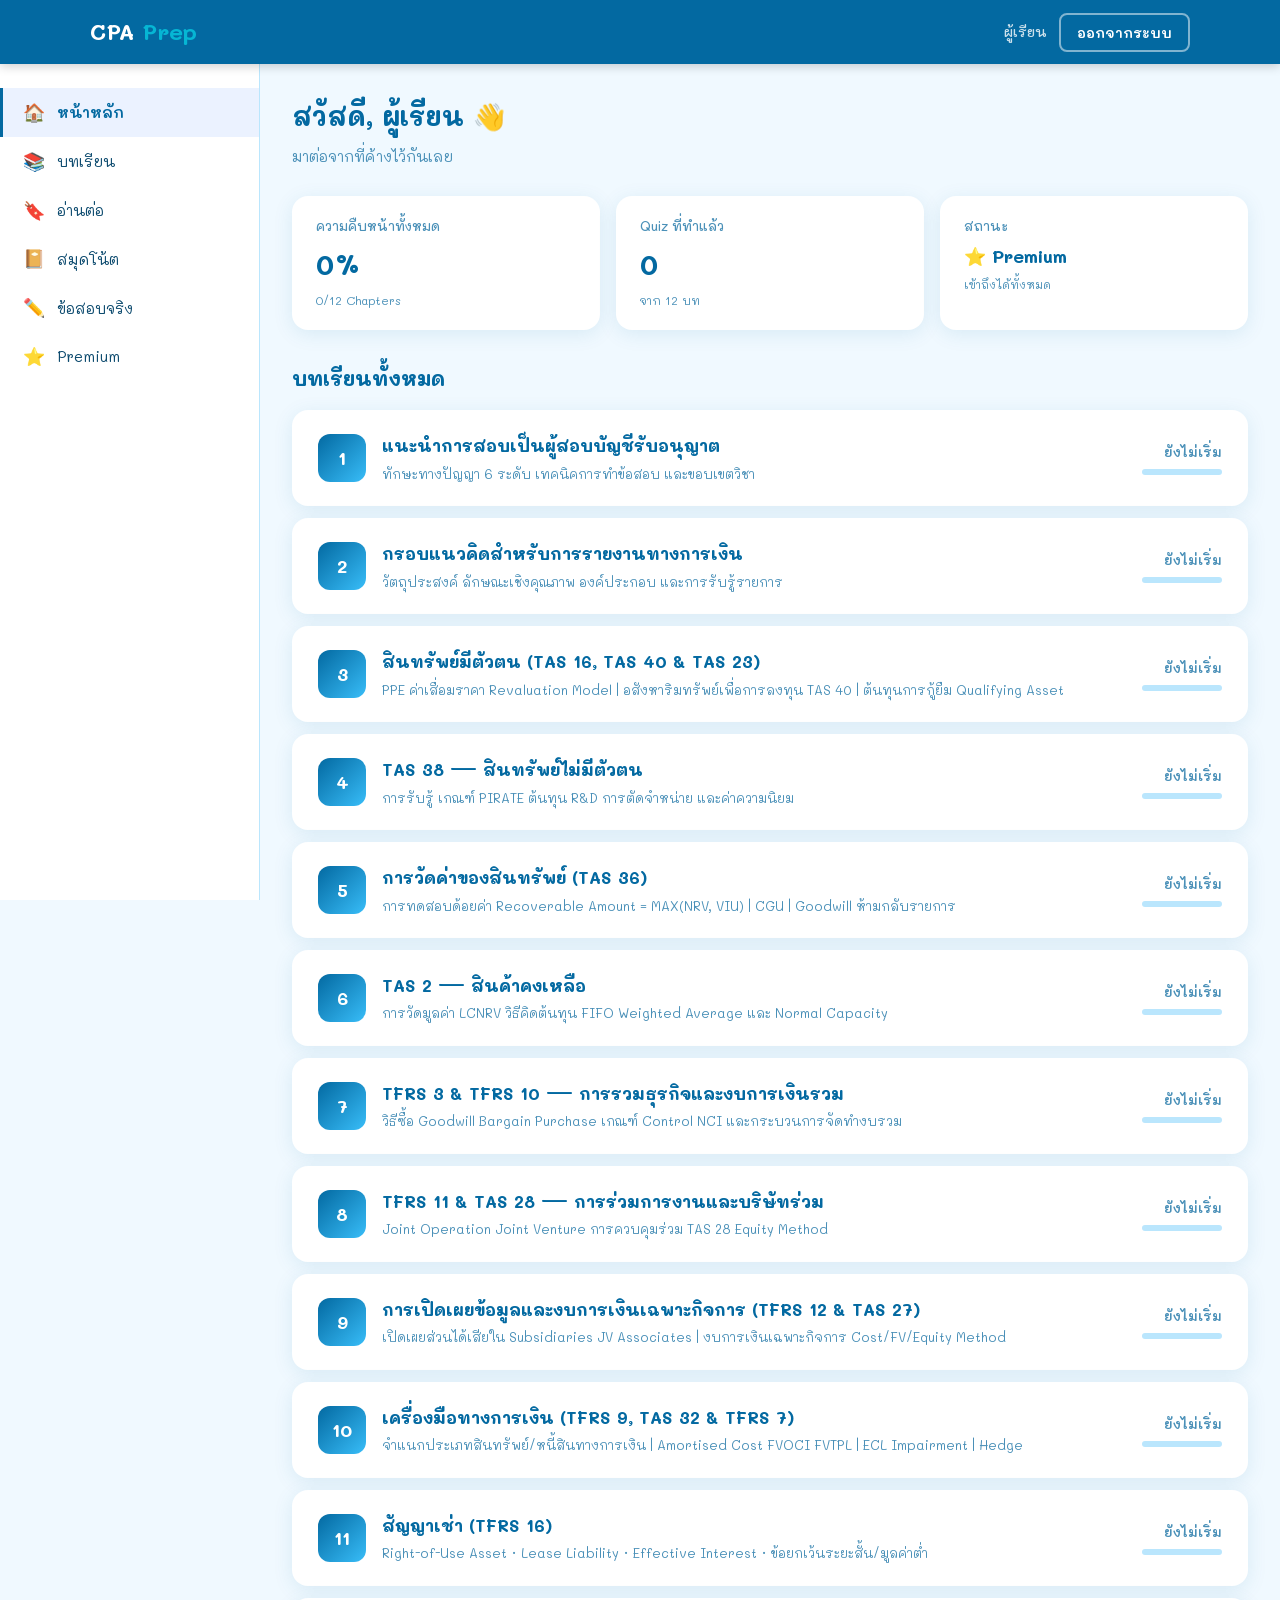
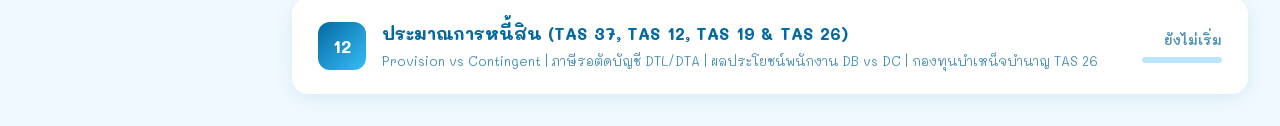
<file: cpaprep/index.html>
<!DOCTYPE html>
<html lang="th">
<head>
  <meta charset="UTF-8" />
  <meta name="viewport" content="width=device-width, initial-scale=1.0" />
  <title>CPAPrep — ผ่าน CPA ครั้งแรก</title>
  <link href="https://fonts.googleapis.com/css2?family=Mali:ital,wght@0,300;0,400;0,500;0,600;0,700;1,400&display=swap" rel="stylesheet" />
  <link rel="stylesheet" href="style.css?v=15" />
</head>
<body>
  <div id="app"></div>
  <script src="app.js?v=15"></script>
</body>
</html>
</file>
<file: cpaprep/style.css>
*, *::before, *::after { box-sizing: border-box; margin: 0; padding: 0; }

:root {
  --navy: #0369a1;
  --navy-dark: #0c4a6e;
  --navy-light: #38bdf8;
  --gold: #06b6d4;
  --gold-dark: #0891b2;
  --bg: #f0f9ff;
  --white: #ffffff;
  --text: #0c4a6e;
  --text-muted: #4a90b8;
  --border: #bae6fd;
  --success: #10b981;
  --error: #f43f5e;
  --radius: 16px;
  --shadow: 0 4px 20px rgba(3,105,161,0.1);
  --shadow-lg: 0 8px 40px rgba(3,105,161,0.18);
}

html { scroll-behavior: smooth; }

body {
  font-family: 'Mali', sans-serif;
  background: var(--bg);
  color: var(--text);
  font-size: 16px;
  line-height: 1.6;
  min-height: 100vh;
}

/* ===== UTILITIES ===== */
.container { max-width: 1100px; margin: 0 auto; padding: 0 20px; }
.hidden { display: none !important; }
.flex { display: flex; }
.flex-col { flex-direction: column; }
.items-center { align-items: center; }
.justify-between { justify-content: space-between; }
.gap-1 { gap: 8px; }
.gap-2 { gap: 16px; }
.gap-3 { gap: 24px; }
.text-center { text-align: center; }
.w-full { width: 100%; }
.mt-1 { margin-top: 8px; }
.mt-2 { margin-top: 16px; }
.mt-3 { margin-top: 24px; }
.mb-2 { margin-bottom: 16px; }

/* ===== BUTTONS ===== */
.btn {
  display: inline-flex;
  align-items: center;
  justify-content: center;
  gap: 8px;
  padding: 12px 24px;
  border-radius: 8px;
  font-family: 'Mali', sans-serif;
  font-size: 16px;
  font-weight: 600;
  cursor: pointer;
  border: none;
  transition: all 0.2s ease;
  text-decoration: none;
}

.btn-primary {
  background: var(--gold);
  color: var(--navy-dark);
}
.btn-primary:hover { background: var(--gold-dark); transform: translateY(-1px); box-shadow: 0 4px 12px rgba(245,197,24,0.4); }

.btn-secondary {
  background: transparent;
  color: var(--white);
  border: 2px solid rgba(255,255,255,0.5);
}
.btn-secondary:hover { border-color: var(--white); background: rgba(255,255,255,0.1); }

.btn-navy {
  background: var(--navy);
  color: var(--white);
}
.btn-navy:hover { background: var(--navy-dark); transform: translateY(-1px); }

.btn-outline {
  background: transparent;
  color: var(--navy);
  border: 2px solid var(--navy);
}
.btn-outline:hover { background: var(--navy); color: var(--white); }

.btn-sm { padding: 8px 16px; font-size: 14px; }
.btn-lg { padding: 16px 36px; font-size: 18px; }
.btn-full { width: 100%; }

/* ===== NAVBAR ===== */
.navbar {
  background: var(--navy);
  padding: 0 20px;
  position: sticky;
  top: 0;
  z-index: 100;
  box-shadow: 0 2px 10px rgba(0,0,0,0.2);
}
.navbar-inner {
  max-width: 1100px;
  margin: 0 auto;
  display: flex;
  align-items: center;
  justify-content: space-between;
  height: 64px;
}
.navbar-logo {
  font-size: 22px;
  font-weight: 800;
  color: var(--white);
  text-decoration: none;
  display: flex;
  align-items: center;
  gap: 8px;
}
.navbar-logo span { color: var(--gold); }
.navbar-actions { display: flex; align-items: center; gap: 12px; }
.navbar-user {
  color: rgba(255,255,255,0.8);
  font-size: 14px;
  font-weight: 500;
}

/* ===== LANDING ===== */
.hero {
  background: linear-gradient(135deg, #0c4a6e 0%, #0369a1 50%, #0891b2 100%);
  color: var(--white);
  padding: 100px 20px 80px;
  text-align: center;
  position: relative;
  overflow: hidden;
}
.hero::before {
  content: '';
  position: absolute;
  top: -50%;
  left: -20%;
  width: 600px;
  height: 600px;
  background: radial-gradient(circle, rgba(6,182,212,0.12) 0%, transparent 70%);
  pointer-events: none;
}
.hero-badge {
  display: inline-block;
  background: rgba(6,182,212,0.15);
  color: var(--gold);
  border: 1px solid rgba(6,182,212,0.3);
  padding: 6px 16px;
  border-radius: 100px;
  font-size: 14px;
  font-weight: 600;
  margin-bottom: 24px;
}
.hero h1 {
  font-size: clamp(32px, 5vw, 56px);
  font-weight: 800;
  line-height: 1.2;
  margin-bottom: 20px;
}
.hero h1 .highlight { color: var(--gold); }
.hero p {
  font-size: clamp(16px, 2vw, 20px);
  color: rgba(255,255,255,0.8);
  max-width: 560px;
  margin: 0 auto 36px;
}
.hero-actions { display: flex; gap: 12px; justify-content: center; flex-wrap: wrap; }
.hero-stats {
  display: flex;
  justify-content: center;
  gap: 48px;
  margin-top: 60px;
  flex-wrap: wrap;
}
.hero-stat { text-align: center; }
.hero-stat-number { font-size: 32px; font-weight: 800; color: var(--gold); }
.hero-stat-label { font-size: 14px; color: rgba(255,255,255,0.6); margin-top: 4px; }

/* Features */
.section { padding: 80px 20px; }
.section-title { font-size: 32px; font-weight: 800; color: var(--navy); margin-bottom: 12px; }
.section-sub { color: var(--text-muted); font-size: 17px; margin-bottom: 48px; }

.features-grid {
  display: grid;
  grid-template-columns: repeat(auto-fit, minmax(260px, 1fr));
  gap: 24px;
}
.feature-card {
  background: var(--white);
  border-radius: var(--radius);
  padding: 32px 24px;
  box-shadow: var(--shadow);
  transition: transform 0.2s, box-shadow 0.2s;
}
.feature-card:hover { transform: translateY(-4px); box-shadow: var(--shadow-lg); }
.feature-icon {
  width: 52px;
  height: 52px;
  background: linear-gradient(135deg, #0369a1, #06b6d4);
  border-radius: 14px;
  display: flex;
  align-items: center;
  justify-content: center;
  font-size: 24px;
  margin-bottom: 20px;
}
.feature-card h3 { font-size: 18px; font-weight: 700; margin-bottom: 8px; color: var(--navy); }
.feature-card p { color: var(--text-muted); font-size: 15px; line-height: 1.6; }

/* Chapters preview */
.chapters-preview {
  background: linear-gradient(135deg, #0c4a6e, #0369a1);
  padding: 80px 20px;
  color: var(--white);
}
.chapters-preview .section-title { color: var(--white); }
.chapters-preview .section-sub { color: rgba(255,255,255,0.6); }
.chapters-grid {
  display: grid;
  grid-template-columns: repeat(auto-fit, minmax(220px, 1fr));
  gap: 16px;
}
.chapter-preview-card {
  background: rgba(255,255,255,0.07);
  border: 1px solid rgba(255,255,255,0.12);
  border-radius: var(--radius);
  padding: 20px;
  display: flex;
  align-items: center;
  gap: 14px;
}
.chapter-num {
  width: 40px;
  height: 40px;
  background: var(--gold);
  color: var(--navy-dark);
  border-radius: 10px;
  display: flex;
  align-items: center;
  justify-content: center;
  font-weight: 800;
  font-size: 16px;
  flex-shrink: 0;
}
.chapter-preview-card h4 { font-size: 15px; font-weight: 600; margin-bottom: 2px; }
.chapter-preview-card span { font-size: 12px; color: rgba(255,255,255,0.5); }
.lock-icon { margin-left: auto; color: rgba(255,255,255,0.3); font-size: 14px; }
.free-badge {
  margin-left: auto;
  background: var(--gold);
  color: var(--navy-dark);
  font-size: 11px;
  font-weight: 700;
  padding: 2px 8px;
  border-radius: 100px;
}

/* Pricing */
.pricing-grid {
  display: grid;
  grid-template-columns: repeat(auto-fit, minmax(280px, 1fr));
  gap: 24px;
  max-width: 720px;
  margin: 0 auto;
}
.price-card {
  background: var(--white);
  border-radius: var(--radius);
  padding: 36px 28px;
  box-shadow: var(--shadow);
  border: 2px solid var(--border);
  position: relative;
}
.price-card.featured {
  border-color: var(--gold);
  transform: scale(1.03);
  box-shadow: var(--shadow-lg);
}
.price-tag {
  position: absolute;
  top: -14px;
  left: 50%;
  transform: translateX(-50%);
  background: var(--gold);
  color: var(--navy-dark);
  font-size: 12px;
  font-weight: 700;
  padding: 4px 14px;
  border-radius: 100px;
  white-space: nowrap;
}
.price-plan { font-size: 14px; font-weight: 600; color: var(--text-muted); text-transform: uppercase; letter-spacing: 1px; margin-bottom: 12px; }
.price-amount { font-size: 48px; font-weight: 800; color: var(--navy); line-height: 1; }
.price-amount span { font-size: 18px; font-weight: 500; color: var(--text-muted); }
.price-period { font-size: 14px; color: var(--text-muted); margin-bottom: 24px; }
.price-features { list-style: none; margin-bottom: 28px; }
.price-features li { padding: 8px 0; font-size: 15px; display: flex; align-items: center; gap: 10px; border-bottom: 1px solid var(--border); }
.price-features li:last-child { border: none; }
.check { color: var(--success); font-weight: 700; }
.cross { color: #cbd5e0; }

/* ===== AUTH FORMS ===== */
.auth-page {
  min-height: 100vh;
  display: flex;
  align-items: center;
  justify-content: center;
  padding: 40px 20px;
  background: linear-gradient(135deg, var(--navy-dark) 0%, var(--navy) 100%);
}
.auth-card {
  background: var(--white);
  border-radius: 20px;
  padding: 40px 36px;
  width: 100%;
  max-width: 420px;
  box-shadow: var(--shadow-lg);
}
.auth-logo { font-size: 28px; font-weight: 800; color: var(--navy); margin-bottom: 8px; }
.auth-logo span { color: var(--gold); }
.auth-subtitle { color: var(--text-muted); font-size: 15px; margin-bottom: 32px; }
.form-group { margin-bottom: 18px; }
.form-label { display: block; font-size: 14px; font-weight: 600; color: var(--text); margin-bottom: 6px; }
.form-input {
  width: 100%;
  padding: 12px 16px;
  border: 2px solid var(--border);
  border-radius: 8px;
  font-family: 'Mali', sans-serif;
  font-size: 15px;
  color: var(--text);
  transition: border-color 0.2s;
  background: var(--white);
}
.form-input:focus { outline: none; border-color: var(--navy); }
.form-error { color: var(--error); font-size: 13px; margin-top: 5px; }
.auth-switch { text-align: center; margin-top: 20px; font-size: 14px; color: var(--text-muted); }
.auth-switch a { color: var(--navy); font-weight: 600; cursor: pointer; text-decoration: none; }
.auth-switch a:hover { text-decoration: underline; }
.alert {
  padding: 12px 16px;
  border-radius: 8px;
  font-size: 14px;
  margin-bottom: 16px;
}
.alert-error { background: #fff5f5; border: 1px solid #feb2b2; color: var(--error); }
.alert-success { background: #f0fff4; border: 1px solid #9ae6b4; color: var(--success); }

/* ===== DASHBOARD ===== */
.dashboard-layout {
  display: grid;
  grid-template-columns: 260px 1fr;
  min-height: calc(100vh - 64px);
}

.sidebar {
  background: var(--white);
  border-right: 1px solid var(--border);
  padding: 24px 0;
  position: sticky;
  top: 64px;
  height: calc(100vh - 64px);
  overflow-y: auto;
}
.sidebar-section { margin-bottom: 8px; }
.sidebar-label {
  font-size: 11px;
  font-weight: 700;
  color: var(--text-muted);
  text-transform: uppercase;
  letter-spacing: 1px;
  padding: 0 20px;
  margin-bottom: 8px;
  display: block;
}
.sidebar-item {
  display: flex;
  align-items: center;
  gap: 12px;
  padding: 10px 20px;
  color: var(--text);
  font-size: 15px;
  cursor: pointer;
  transition: background 0.15s;
  border-left: 3px solid transparent;
  text-decoration: none;
}
.sidebar-item:hover { background: var(--bg); }
.sidebar-item.active {
  background: #EBF2FF;
  color: var(--navy);
  border-left-color: var(--navy);
  font-weight: 600;
}
.sidebar-item .icon { font-size: 18px; width: 22px; text-align: center; }

.main-content { padding: 32px; }

/* Stats cards */
.stats-grid {
  display: grid;
  grid-template-columns: repeat(auto-fit, minmax(180px, 1fr));
  gap: 16px;
  margin-bottom: 32px;
}
.stat-card {
  background: var(--white);
  border-radius: var(--radius);
  padding: 20px 24px;
  box-shadow: var(--shadow);
}
.stat-label { font-size: 13px; color: var(--text-muted); font-weight: 500; margin-bottom: 6px; }
.stat-value { font-size: 28px; font-weight: 800; color: var(--navy); }
.stat-sub { font-size: 12px; color: var(--text-muted); margin-top: 4px; }

/* Chapter list */
.chapter-list { display: flex; flex-direction: column; gap: 12px; }
.chapter-item {
  background: var(--white);
  border-radius: var(--radius);
  padding: 20px 24px;
  box-shadow: var(--shadow);
  display: flex;
  align-items: center;
  gap: 16px;
  cursor: pointer;
  transition: transform 0.15s, box-shadow 0.15s;
  border: 2px solid transparent;
}
.chapter-item:hover { transform: translateX(4px); box-shadow: var(--shadow-lg); border-color: var(--navy); }
.chapter-item.locked { opacity: 0.6; cursor: default; }
.chapter-item.locked:hover { transform: none; box-shadow: var(--shadow); border-color: transparent; }
.chapter-item.completed { border-color: var(--success); }
.chapter-badge {
  width: 48px;
  height: 48px;
  background: linear-gradient(135deg, var(--navy), var(--navy-light));
  color: var(--white);
  border-radius: 12px;
  display: flex;
  align-items: center;
  justify-content: center;
  font-weight: 800;
  font-size: 18px;
  flex-shrink: 0;
}
.chapter-info { flex: 1; }
.chapter-info h3 { font-size: 17px; font-weight: 700; color: var(--navy); margin-bottom: 4px; }
.chapter-info p { font-size: 13px; color: var(--text-muted); }
.chapter-meta { display: flex; flex-direction: column; align-items: flex-end; gap: 6px; }
.chapter-status { font-size: 13px; font-weight: 600; }
.chapter-status.done { color: var(--success); }
.chapter-status.lock { color: var(--text-muted); }
.progress-bar-wrap { width: 80px; height: 6px; background: var(--border); border-radius: 100px; overflow: hidden; }
.progress-bar-fill { height: 100%; background: var(--gold); border-radius: 100px; transition: width 0.5s ease; }

/* ===== CHAPTER VIEW ===== */
.chapter-view { max-width: 800px; }
.chapter-header {
  background: linear-gradient(135deg, var(--navy), var(--navy-light));
  color: var(--white);
  border-radius: var(--radius);
  padding: 32px;
  margin-bottom: 24px;
}
.chapter-header .chapter-num-big {
  font-size: 13px;
  font-weight: 600;
  color: rgba(255,255,255,0.6);
  margin-bottom: 8px;
  text-transform: uppercase;
  letter-spacing: 1px;
}
.chapter-header h2 { font-size: 28px; font-weight: 800; margin-bottom: 12px; }
.chapter-header p { color: rgba(255,255,255,0.75); font-size: 16px; }

.content-card {
  background: var(--white);
  border-radius: var(--radius);
  padding: 28px;
  box-shadow: var(--shadow);
  margin-bottom: 16px;
}
.content-card h3 {
  font-size: 18px;
  font-weight: 700;
  color: var(--navy);
  margin-bottom: 16px;
  padding-bottom: 12px;
  border-bottom: 2px solid var(--border);
  display: flex;
  align-items: center;
  gap: 8px;
}
.content-card ul, .content-card ol { padding-left: 20px; }
.content-card li { padding: 6px 0; font-size: 15px; line-height: 1.6; }
.content-card p { font-size: 15px; line-height: 1.8; margin-bottom: 12px; }
.formula-box {
  background: #EBF2FF;
  border-left: 4px solid var(--navy);
  border-radius: 8px;
  padding: 16px 20px;
  margin: 12px 0;
  font-size: 16px;
  font-weight: 600;
  color: var(--navy);
  font-family: 'Courier New', monospace;
}
.journal-entry {
  background: #f7fafc;
  border: 1px solid var(--border);
  border-radius: 8px;
  padding: 16px 20px;
  margin: 12px 0;
  font-family: 'Courier New', monospace;
  font-size: 14px;
  line-height: 2;
}
.journal-dr { color: var(--navy); }
.journal-cr { color: #6b46c1; padding-left: 40px; display: block; }
.jrow { display: grid; grid-template-columns: 1fr 90px 90px; gap: 4px 14px; align-items: baseline; padding: 2px 0; }
.jrow .jamt { white-space: nowrap; font-weight: 700; text-align: right; }
.jcrlabel { padding-left: 26px; }
.jamt { white-space: nowrap; font-weight: 700; }
.jdr { color: var(--navy); }
.jcr { color: #6b46c1; }
@media (max-width: 480px) { .jrow { grid-template-columns: 1fr 72px 72px; gap: 4px 8px; font-size: 13px; } .jcrlabel { padding-left: 16px; } }
.jnote { font-size: 13px; color: var(--text-muted); margin: 10px 0 4px; font-family: 'Mali', sans-serif; }

/* ── Highlight + ShortNote ── */
.hl-float-btn {
  position: absolute; z-index: 999;
  background: var(--primary, #0369a1); color: #fff; border: 0;
  border-radius: 20px; padding: 7px 14px; font-size: 13px; font-weight: 700;
  font-family: 'Mali', sans-serif; cursor: pointer;
  box-shadow: 0 4px 12px rgba(0,0,0,.25); white-space: nowrap;
}
.hl-float-btn:hover { filter: brightness(1.08); }
mark.hl { background: #fde68a; border-radius: 3px; padding: 0 2px; }
.note-group { margin-top: 18px; }
.note-group-title {
  font-family: 'Mali', sans-serif; font-weight: 700; color: var(--primary-dark, #0c4a6e);
  font-size: 15px; margin-bottom: 8px; padding-bottom: 6px; border-bottom: 2px solid var(--border, #bae6fd);
}
.note-item {
  background: #fff; border: 1px solid var(--border, #bae6fd); border-left: 4px solid var(--gold, #f59e0b);
  border-radius: 10px; padding: 12px 16px; margin-bottom: 10px;
}
.note-src { font-size: 12px; color: var(--text-muted, #64748b); margin-bottom: 5px; font-family: 'Mali', sans-serif; }
.note-text { font-size: 14px; color: var(--text, #0c4a6e); line-height: 1.6; white-space: pre-wrap; }
.note-actions { margin-top: 8px; display: flex; gap: 8px; }
.note-btn {
  background: #f0f9ff; border: 1px solid var(--border, #bae6fd); color: var(--primary, #0369a1);
  border-radius: 8px; padding: 4px 12px; font-size: 12px; cursor: pointer; font-family: 'Mali', sans-serif;
}
.note-btn:hover { background: #e0f2fe; }
.note-btn.danger { color: #dc2626; border-color: #fecaca; background: #fef2f2; }

.warning-box {
  background: #fffbeb;
  border-left: 4px solid var(--gold);
  border-radius: 8px;
  padding: 14px 18px;
  margin: 12px 0;
  font-size: 14px;
  color: #744210;
}
.warning-box strong { color: #975a16; }

/* ===== NEW CONTENT TYPES ===== */
.content-text-block .text-body {
  font-size: 15.5px;
  line-height: 1.85;
  color: var(--text);
}
.content-text-block .text-body strong { color: var(--navy); font-weight: 700; }
.content-text-block .text-body em { color: var(--text-muted); font-style: italic; }
.content-text-block .text-body br + br { display: block; content: ''; margin-top: 6px; }

.keypoint-card {
  background: linear-gradient(135deg, #eef3ff 0%, #e8f0fe 100%);
  border: 1.5px solid #b8ccf8;
  border-left: 5px solid var(--navy);
  border-radius: var(--radius);
  padding: 20px 24px;
  margin-bottom: 16px;
}
.keypoint-card .keypoint-title {
  font-size: 15px;
  font-weight: 700;
  color: var(--navy);
  margin-bottom: 12px;
}
.keypoint-card ul {
  margin: 0; padding-left: 20px;
  display: flex; flex-direction: column; gap: 8px;
}
.keypoint-card ul li {
  font-size: 14.5px;
  color: #1a2e5a;
  line-height: 1.5;
}

.table-wrap { overflow-x: auto; margin-top: 8px; }
.detail-table {
  width: 100%;
  border-collapse: collapse;
  font-size: 14px;
  line-height: 1.5;
}
.detail-table th {
  background: var(--navy);
  color: white;
  padding: 10px 14px;
  text-align: left;
  font-weight: 600;
  font-size: 13px;
  white-space: nowrap;
}
.detail-table th:first-child { border-radius: 8px 0 0 0; }
.detail-table th:last-child { border-radius: 0 8px 0 0; }
.detail-table td {
  padding: 10px 14px;
  border-bottom: 1px solid var(--border);
  color: var(--text);
  vertical-align: top;
}
.detail-table tr:nth-child(even) td { background: #f8faff; }
.detail-table tr:last-child td { border-bottom: none; }
.detail-table tr:hover td { background: #eef3ff; }

.example-box {
  background: #f0fff4;
  border: 1.5px solid #9ae6b4;
  border-left: 5px solid #38a169;
  border-radius: var(--radius);
  padding: 20px 24px;
  margin-bottom: 16px;
}
.example-title {
  font-weight: 700;
  color: #276749;
  margin-bottom: 12px;
  font-size: 15px;
}
.example-question {
  font-size: 14.5px;
  color: #2d3748;
  background: white;
  padding: 12px 16px;
  border-radius: 8px;
  margin-bottom: 12px;
  border: 1px solid #c6f6d5;
}
.example-steps {
  padding-left: 20px;
  margin: 8px 0;
  display: flex; flex-direction: column; gap: 6px;
}
.example-steps li { font-size: 14px; color: #2d3748; line-height: 1.6; }
.example-answer {
  background: #c6f6d5;
  padding: 10px 16px;
  border-radius: 8px;
  font-weight: 600;
  color: #276749;
  font-size: 14.5px;
  margin-top: 10px;
}
/* interactive answer attempt */
.example-attempt { display: flex; flex-direction: column; gap: 10px; margin-bottom: 4px; }
.example-input {
  width: 100%; min-height: 70px; resize: vertical;
  font-family: 'Mali', sans-serif; font-size: 14px; color: #2d3748;
  padding: 10px 14px; border: 1.5px dashed #9ae6b4; border-radius: 8px;
  background: #fffef8; box-sizing: border-box;
}
.example-input:focus { outline: none; border-color: #38a169; background: #fff; }
.example-select {
  width: 100%; font-family: 'Mali', sans-serif; font-size: 14px; color: #2d3748;
  padding: 10px 14px; border: 1.5px solid #9ae6b4; border-radius: 8px; background: #fffef8;
}
.btn-reveal {
  align-self: flex-start; cursor: pointer;
  background: #38a169; color: #fff; border: none; border-radius: 8px;
  padding: 8px 18px; font-family: 'Mali', sans-serif; font-size: 14px; font-weight: 600;
}
.btn-reveal:hover { background: #2f855a; }
.example-solution { display: none; margin-top: 8px; }
.example-box.revealed .example-solution { display: block; animation: recallFadeIn 0.3s ease; }
.example-box.revealed .btn-reveal { background: #718096; }

/* ===== QUIZ ===== */
.quiz-card {
  background: var(--white);
  border-radius: var(--radius);
  padding: 32px;
  box-shadow: var(--shadow);
  max-width: 700px;
}
.quiz-progress-top {
  display: flex;
  justify-content: space-between;
  align-items: center;
  margin-bottom: 24px;
  font-size: 14px;
  color: var(--text-muted);
}
.quiz-progress-bar { height: 6px; background: var(--border); border-radius: 100px; margin-bottom: 28px; overflow: hidden; }
.quiz-progress-fill { height: 100%; background: linear-gradient(90deg, var(--navy), var(--navy-light)); border-radius: 100px; transition: width 0.4s ease; }
.quiz-question { font-size: 19px; font-weight: 700; color: var(--navy); margin-bottom: 24px; line-height: 1.5; }
.quiz-options { display: flex; flex-direction: column; gap: 12px; }
.quiz-option {
  padding: 14px 18px;
  border: 2px solid var(--border);
  border-radius: 10px;
  cursor: pointer;
  font-size: 15px;
  transition: all 0.15s;
  display: flex;
  align-items: center;
  gap: 12px;
}
.quiz-option:hover:not(.disabled) { border-color: var(--navy); background: #EBF2FF; }
.quiz-option.correct { border-color: var(--success); background: #f0fff4; color: var(--success); font-weight: 600; }
.quiz-option.wrong { border-color: var(--error); background: #fff5f5; color: var(--error); }
.quiz-option.disabled { cursor: default; }
.option-letter {
  width: 30px;
  height: 30px;
  border-radius: 50%;
  background: var(--bg);
  display: flex;
  align-items: center;
  justify-content: center;
  font-weight: 700;
  font-size: 13px;
  flex-shrink: 0;
}
.quiz-option.correct .option-letter { background: var(--success); color: white; }
.quiz-option.wrong .option-letter { background: var(--error); color: white; }
.quiz-explanation {
  margin-top: 16px;
  padding: 14px 18px;
  background: #EBF2FF;
  border-radius: 10px;
  font-size: 14px;
  color: var(--navy);
  line-height: 1.6;
}
.quiz-nav { display: flex; justify-content: flex-end; margin-top: 24px; }

/* Quiz result */
.result-card {
  background: var(--white);
  border-radius: var(--radius);
  padding: 48px 36px;
  box-shadow: var(--shadow);
  text-align: center;
  max-width: 500px;
  margin: 0 auto;
}
.result-score {
  width: 120px;
  height: 120px;
  border-radius: 50%;
  background: linear-gradient(135deg, var(--navy), var(--navy-light));
  color: var(--white);
  display: flex;
  flex-direction: column;
  align-items: center;
  justify-content: center;
  margin: 0 auto 24px;
}
.result-score-num { font-size: 36px; font-weight: 800; line-height: 1; }
.result-score-label { font-size: 12px; color: rgba(255,255,255,0.7); }
.result-title { font-size: 24px; font-weight: 800; color: var(--navy); margin-bottom: 8px; }
.result-sub { color: var(--text-muted); margin-bottom: 32px; }
.result-actions { display: flex; gap: 12px; justify-content: center; flex-wrap: wrap; }

/* ===== UPGRADE BANNER ===== */
.upgrade-banner {
  background: linear-gradient(135deg, var(--navy), var(--navy-light));
  color: var(--white);
  border-radius: var(--radius);
  padding: 28px 32px;
  display: flex;
  align-items: center;
  justify-content: space-between;
  gap: 20px;
  margin-bottom: 24px;
  flex-wrap: wrap;
}
.upgrade-banner h3 { font-size: 20px; font-weight: 700; margin-bottom: 4px; }
.upgrade-banner p { color: rgba(255,255,255,0.75); font-size: 14px; }

/* Unlock modal */
.modal-overlay {
  position: fixed;
  inset: 0;
  background: rgba(0,0,0,0.6);
  display: flex;
  align-items: center;
  justify-content: center;
  z-index: 200;
  padding: 20px;
}
.modal-card {
  background: var(--white);
  border-radius: 20px;
  padding: 36px;
  max-width: 460px;
  width: 100%;
  box-shadow: var(--shadow-lg);
}
.modal-card h3 { font-size: 22px; font-weight: 800; color: var(--navy); margin-bottom: 8px; }
.modal-card p { color: var(--text-muted); font-size: 15px; margin-bottom: 20px; }
.payment-steps { background: var(--bg); border-radius: 10px; padding: 16px; margin-bottom: 20px; }
.payment-step { display: flex; gap: 12px; padding: 8px 0; font-size: 14px; }
.step-num {
  width: 24px; height: 24px;
  background: var(--navy); color: white;
  border-radius: 50%;
  display: flex; align-items: center; justify-content: center;
  font-size: 12px; font-weight: 700; flex-shrink: 0;
}
.modal-actions { display: flex; gap: 10px; }

/* ===== PROGRESS PAGE ===== */
.progress-grid { display: grid; grid-template-columns: repeat(auto-fit, minmax(300px, 1fr)); gap: 24px; }
.progress-chapter-card {
  background: var(--white);
  border-radius: var(--radius);
  padding: 20px;
  box-shadow: var(--shadow);
}
.progress-chapter-card h4 { font-size: 16px; font-weight: 700; color: var(--navy); margin-bottom: 12px; }
.progress-info { display: flex; justify-content: space-between; font-size: 13px; color: var(--text-muted); margin-bottom: 6px; }
.progress-bar-big { height: 10px; background: var(--border); border-radius: 100px; overflow: hidden; }
.progress-bar-big-fill { height: 100%; background: linear-gradient(90deg, var(--navy), var(--gold)); border-radius: 100px; transition: width 0.5s ease; }

/* Page title */
.page-title { font-size: 26px; font-weight: 800; color: var(--navy); margin-bottom: 6px; }
.page-sub { color: var(--text-muted); font-size: 15px; margin-bottom: 28px; }

/* ===== RECALL CARD — TAP TO REVEAL ===== */
.recall-card {
  background: linear-gradient(135deg, #f0f9ff 0%, #e0f2fe 100%);
  border: 2px solid #38bdf8;
  border-radius: 16px;
  padding: 18px 22px;
  margin-bottom: 16px;
  cursor: pointer;
  transition: transform 0.15s, box-shadow 0.15s, border-color 0.15s;
  user-select: none;
  -webkit-tap-highlight-color: transparent;
}
.recall-card:hover { border-color: #0369a1; transform: translateY(-2px); box-shadow: 0 6px 20px rgba(3,105,161,0.2); }
.recall-card:active { transform: translateY(0); }
.recall-header {
  display: flex; align-items: center; gap: 10px;
  margin-bottom: 10px;
}
.recall-icon { font-size: 20px; }
.recall-label {
  font-weight: 700; font-size: 12.5px;
  color: #0369a1; flex: 1; letter-spacing: 0.04em;
}
.recall-tap {
  font-size: 12px; color: #c084fc;
  font-style: italic; white-space: nowrap;
  transition: opacity 0.2s;
}
.recall-card.revealed .recall-tap { opacity: 0.4; }
.recall-question {
  font-size: 15.5px; font-weight: 600;
  color: #0c4a6e; line-height: 1.6;
  margin-bottom: 8px;
  white-space: pre-line;
}
.recall-answer {
  display: none;
  background: white;
  border-radius: 12px;
  padding: 14px 16px;
  font-size: 14.5px; color: #374151;
  border-left: 4px solid #0369a1;
  line-height: 1.8;
  margin-top: 10px;
  white-space: pre-line;
  animation: recallFadeIn 0.25s ease;
}
.recall-card.revealed .recall-answer { display: block; }
@keyframes recallFadeIn {
  from { opacity: 0; transform: translateY(-6px); }
  to { opacity: 1; transform: translateY(0); }
}

/* Inline recall MCQ — เลือกกาคำตอบในเนื้อหา */
.recall-card.mcq { cursor: default; }
.recall-card.mcq:hover { transform: none; box-shadow: none; border-color: #38bdf8; }
.recall-options { display: flex; flex-direction: column; gap: 10px; margin-top: 4px; }
.recall-option {
  display: flex; align-items: center; gap: 12px;
  width: 100%; text-align: left;
  background: white; border: 2px solid #bae6fd; border-radius: 12px;
  padding: 12px 14px;
  font-family: 'Mali', sans-serif; font-size: 14.5px;
  color: #0c4a6e; cursor: pointer;
  transition: border-color 0.15s, background 0.15s;
  -webkit-tap-highlight-color: transparent;
}
.recall-option .option-text { flex: 1; line-height: 1.5; }
.recall-option:hover:not(.disabled) { border-color: #0369a1; background: #EBF8FF; }
.recall-option.disabled { cursor: default; }
.recall-option.correct { border-color: #16a34a; background: #f0fff4; color: #16a34a; font-weight: 600; }
.recall-option.wrong { border-color: #dc2626; background: #fff5f5; color: #dc2626; }
.recall-option.correct .option-letter { background: #16a34a; color: white; }
.recall-option.wrong .option-letter { background: #dc2626; color: white; }
.recall-card.mcq.answered .recall-answer { display: block; }

/* ===== MINDMAP — PRINCESS THEME ===== */
.mindmap-page {
  background: linear-gradient(135deg, #fff0f7 0%, #f3f0ff 50%, #f0fff4 100%);
  border: 2px solid #f9a8d4;
  border-radius: 20px;
  padding: 28px 24px 20px;
  margin-bottom: 24px;
  position: relative;
  overflow: hidden;
}
.mindmap-page::before {
  content: '✨';
  position: absolute;
  top: 12px; right: 18px;
  font-size: 22px; opacity: 0.45; pointer-events: none;
}
.mindmap-page::after {
  content: '🌸';
  position: absolute;
  bottom: 12px; left: 14px;
  font-size: 18px; opacity: 0.35; pointer-events: none;
}
.mindmap-princess-header { text-align: center; margin-bottom: 20px; }
.mindmap-crown { font-size: 34px; line-height: 1.2; }
.mindmap-main-title {
  font-size: 17px; font-weight: 800; color: #0369a1;
  margin: 6px 0 4px; display: block;
}
.mindmap-subtitle { font-size: 12.5px; color: #ec4899; font-style: italic; }
.mindmap-body {
  display: flex;
  flex-direction: column;
  align-items: center;
  gap: 16px;
}
.mindmap-center-bubble {
  background: linear-gradient(135deg, #0369a1, #06b6d4);
  color: white;
  border-radius: 50%;
  width: 96px; height: 96px;
  display: flex; align-items: center; justify-content: center;
  text-align: center;
  font-size: 12.5px; font-weight: 800; line-height: 1.4;
  box-shadow: 0 4px 18px rgba(124,58,237,0.38);
  flex-shrink: 0;
}
.mindmap-branches {
  display: grid;
  grid-template-columns: repeat(2, 1fr);
  gap: 10px;
  width: 100%;
}
.mindmap-branch {
  background: var(--bcolor, #ffd6e7);
  border-radius: 14px;
  padding: 12px 14px;
  border: 1.5px solid rgba(0,0,0,0.07);
}
.branch-head {
  font-size: 12.5px; font-weight: 700; color: #1f2937;
  margin-bottom: 8px; padding-bottom: 5px;
  border-bottom: 1.5px dashed rgba(0,0,0,0.18);
}
.branch-list { list-style: none; margin: 0; padding: 0; }
.branch-list li {
  font-size: 12px; color: #374151;
  padding: 2px 0 2px 14px;
  position: relative; line-height: 1.5;
}
.branch-list li::before {
  content: '🌸';
  position: absolute; left: -2px; top: 3px;
  font-size: 8px;
}
.mindmap-footer {
  text-align: center; font-size: 13px;
  color: #0369a1; font-weight: 700;
  margin-top: 14px; padding-top: 14px;
  border-top: 1px dashed #f9a8d4;
}

/* ===== FILL-IN-THE-BLANK ===== */
.fb-card {
  background: var(--white);
  border: 1.5px solid var(--border);
  border-radius: 14px;
  padding: 18px 22px;
  margin-bottom: 10px;
  box-shadow: 0 1px 4px rgba(0,0,0,0.04);
  transition: border-color 0.2s;
}
.fb-card:focus-within { border-color: var(--navy); }
.fb-num {
  font-size: 11.5px; font-weight: 700;
  color: var(--navy); text-transform: uppercase;
  letter-spacing: 0.06em; margin-bottom: 10px;
}
.fb-hint-inline { font-weight: 400; color: var(--text-muted); font-style: italic; text-transform: none; letter-spacing: 0; }
.fb-sentence { font-size: 15.5px; line-height: 2.2; color: var(--text); }
.fb-input {
  display: inline-block;
  width: 110px;
  border: none; border-bottom: 2.5px solid var(--navy);
  background: transparent;
  font-size: 15px; font-weight: 600;
  color: var(--navy); text-align: center;
  padding: 2px 4px; margin: 0 3px;
  font-family: inherit; outline: none;
  transition: border-color 0.2s, background 0.2s;
  border-radius: 0;
}
.fb-input:focus { border-bottom-color: #f59e0b; }
.fb-input.fb-correct {
  border-bottom-color: #16a34a;
  background: #f0fdf4; color: #15803d;
  border-radius: 6px; border-bottom-width: 2.5px;
}
.fb-input.fb-wrong {
  border-bottom-color: #dc2626;
  background: #fef2f2; color: #991b1b;
  border-radius: 6px; border-bottom-width: 2.5px;
}
.fb-select {
  display: inline-block;
  min-width: 130px;
  border: none; border-bottom: 2.5px solid var(--navy);
  background: transparent;
  font-size: 15px; font-weight: 600;
  color: var(--navy); text-align: center;
  padding: 2px 6px; margin: 0 3px;
  font-family: inherit; outline: none;
  cursor: pointer;
  transition: border-color 0.2s, background 0.2s;
  border-radius: 4px;
  -webkit-appearance: auto;
  appearance: auto;
}
.fb-select:focus { border-bottom-color: #f59e0b; }
.fb-select.fb-correct {
  border-bottom-color: #16a34a;
  background: #f0fdf4; color: #15803d;
  border-radius: 6px; border-bottom-width: 2.5px;
}
.fb-select.fb-wrong {
  border-bottom-color: #dc2626;
  background: #fef2f2; color: #991b1b;
  border-radius: 6px; border-bottom-width: 2.5px;
}

/* ===== RESPONSIVE ===== */
@media (max-width: 768px) {
  .dashboard-layout { grid-template-columns: 1fr; }
  .sidebar {
    position: static;
    height: auto;
    border-right: none;
    border-bottom: 1px solid var(--border);
    padding: 12px 0;
    display: flex;
    overflow-x: auto;
    gap: 0;
  }
  .sidebar-label { display: none; }
  .sidebar-item { padding: 8px 14px; white-space: nowrap; border-left: none; border-bottom: 3px solid transparent; }
  .sidebar-item.active { border-bottom-color: var(--navy); border-left-color: transparent; }
  .main-content { padding: 16px; }
  .hero { padding: 60px 20px 50px; }
  .hero-stats { gap: 24px; }
  .price-card.featured { transform: none; }
  .upgrade-banner { flex-direction: column; text-align: center; }
  .auth-card { padding: 28px 20px; }
  .quiz-card { padding: 20px; }
  /* Mobile content improvements */
  .table-wrap { overflow-x: auto; -webkit-overflow-scrolling: touch; }
  .detail-table { min-width: 460px; }
  .example-box { padding: 16px; }
  .keypoint-card { padding: 16px 18px; }
  .content-card { padding: 18px; }
  .chapter-view { padding: 0; }
  .mindmap-branches { grid-template-columns: 1fr 1fr; }
  .fb-sentence { font-size: 14.5px; }
}

@media (max-width: 480px) {
  .stats-grid { grid-template-columns: 1fr 1fr; }
  .hero h1 { font-size: 28px; }
  .chapter-item { flex-wrap: wrap; }
  .mindmap-branches { grid-template-columns: 1fr; }
  .mindmap-center-bubble { width: 80px; height: 80px; font-size: 11px; }
  .fb-input { width: 85px; font-size: 14px; }
  .fb-select { min-width: 100px; font-size: 14px; }
  .fb-sentence { font-size: 14px; line-height: 2.4; }
}

/* ── Bookmark ── */
.bookmark-fab {
  position: fixed;
  right: 20px;
  bottom: 24px;
  z-index: 60;
  display: inline-flex;
  align-items: center;
  gap: 8px;
  padding: 12px 18px;
  border: none;
  border-radius: 999px;
  background: var(--navy);
  color: var(--white);
  font-family: inherit;
  font-size: 15px;
  font-weight: 600;
  cursor: pointer;
  box-shadow: 0 6px 20px rgba(3,105,161,0.4);
  transition: transform .15s ease, background .2s ease;
}
.bookmark-fab:hover { transform: translateY(-2px); background: var(--navy-dark); }
.bookmark-fab:active { transform: scale(.96); }
.bookmark-fab.saved { background: var(--success); }
.bookmark-fab-icon { font-size: 18px; line-height: 1; }

.resume-banner {
  display: flex;
  align-items: center;
  gap: 10px;
  padding: 14px 18px;
  margin-bottom: 20px;
  border: 1px solid var(--border);
  border-left: 4px solid var(--navy);
  border-radius: 12px;
  background: linear-gradient(135deg, #e0f2fe, #f0f9ff);
  color: var(--navy-dark);
  font-weight: 600;
  cursor: pointer;
  transition: box-shadow .2s ease, transform .15s ease;
}
.resume-banner:hover { box-shadow: var(--shadow); transform: translateY(-1px); }
.resume-icon { font-size: 20px; }
.resume-text { flex: 1; }
.resume-arrow { font-size: 18px; color: var(--navy); }

.ch-block { scroll-margin-top: 80px; }
.bookmark-flash {
  animation: bookmarkFlash 1.8s ease;
  border-radius: 14px;
}
@keyframes bookmarkFlash {
  0%, 100% { box-shadow: 0 0 0 0 rgba(3,105,161,0); }
  20%, 60% { box-shadow: 0 0 0 4px rgba(3,105,161,0.35); }
}

@media (max-width: 480px) {
  .bookmark-fab { right: 14px; bottom: 16px; padding: 11px 16px; font-size: 14px; }
}
</file>
